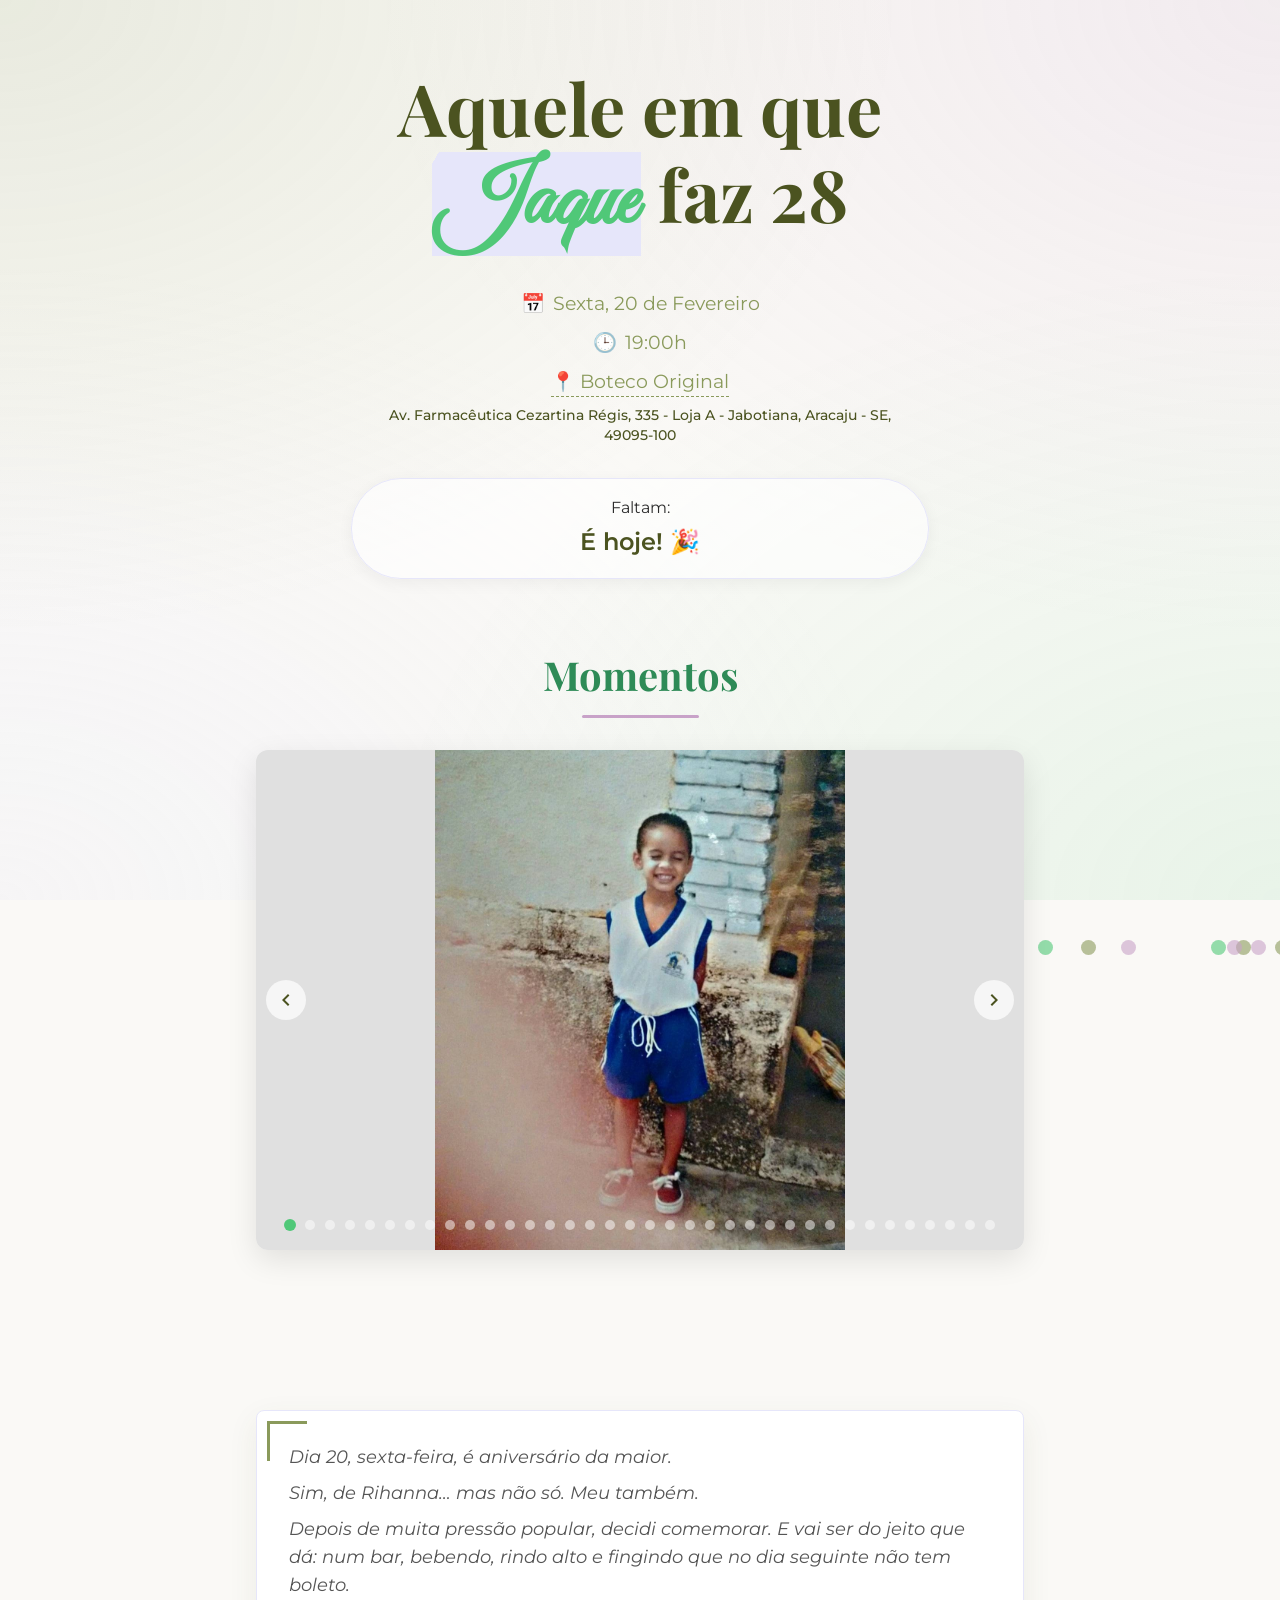
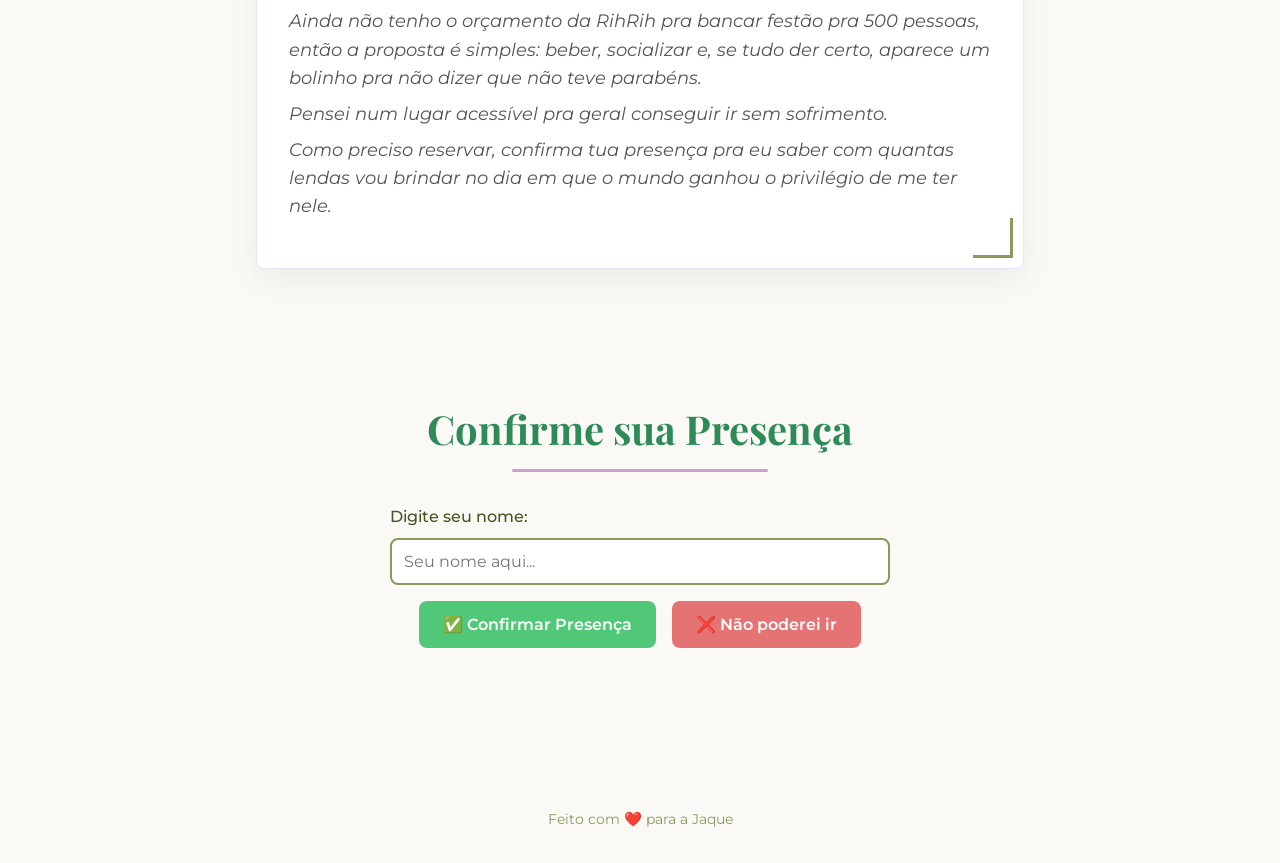
<file: index.html>
<!DOCTYPE html>
<html lang="pt-BR">

<head>
    <meta charset="UTF-8">
    <meta name="viewport" content="width=device-width, initial-scale=1.0">
    <title>Aquele em que Jaque faz 28</title>
    <meta name="description" content="Venha celebrar os 28 anos da Jaque!">

    <!-- Google Fonts -->
    <link rel="preconnect" href="https://fonts.googleapis.com">
    <link rel="preconnect" href="https://fonts.gstatic.com" crossorigin>
    <link
        href="https://fonts.googleapis.com/css2?family=Montserrat:wght@300;400;500;600&family=Playfair+Display:ital,wght@0,400;0,600;0,700;1,400&family=Great+Vibes&display=swap"
        rel="stylesheet">

    <!-- CSS -->
    <link rel="stylesheet" href="style.css">

    <!-- Open Graph -->
    <meta property="og:title" content="Aquele em que Jaque faz 28">
    <meta property="og:description" content="Você está convidado para celebrar este momento especial!">
    <meta property="og:type" content="website">
    <meta property="og:url" content="https://jaquefez28.vercel.app/">
    <meta property="og:image" content="https://jaquefez28.vercel.app/img/foto2.jpg">
</head>

<body>

    <!-- Background Elements -->
    <div class="bg-texture"></div>
    <div class="falling-elements" id="falling-elements"></div>

    <main>
        <!-- HERO SECTION -->
        <section id="hero" class="hero-section fade-in">
            <div class="hero-content">
                <h1 class="main-title">Aquele em que <br> <span class="highlight-name">Jaque</span> faz 28</h1>
                <div class="event-details">
                    <p class="date"><span class="icon">📅</span> Sexta, 20 de Fevereiro</p>
                    <p class="time"><span class="icon">🕒</span> 19:00h</p>
                    <p class="location">
                        <a href="https://maps.app.goo.gl/fxCemTc36CkwGorR9?g_st=aw" target="_blank"
                            class="location-link">
                            <span class="icon">📍</span> Boteco Original
                        </a>
                    </p>
                    <p class="address-text">Av. Farmacêutica Cezartina Régis, 335 - Loja A - Jabotiana, Aracaju - SE,
                        49095-100</p>
                </div>

                <div class="countdown-container">
                    <p>Faltam:</p>
                    <div id="countdown" class="countdown">Carregando...</div>
                </div>
            </div>
        </section>

        <!-- CAROUSEL SECTION -->
        <section id="carousel" class="section-padding fade-in-scroll">
            <h2 class="section-title">Momentos</h2>
            <div class="carousel-container">
                <div class="carousel-track-container">
                    <ul class="carousel-track">
                        <li class="carousel-slide current-slide">
                            <img src="img/foto1.jpg" alt="Jaque Criança">
                        </li>
                        <li class="carousel-slide">
                            <img src="img/foto2.jpg" alt="Jaque Aniversário">
                        </li>
                        <li class="carousel-slide">
                            <img src="img/foto3.jpg" alt="Jaque Bebê">
                        </li>
                        <li class="carousel-slide">
                            <img src="img/foto4.jpg" alt="Jaque Sorrindo">
                        </li>
                        <li class="carousel-slide">
                            <img src="img/foto5.jpg" alt="Jaque Viagem">
                        </li>
                        <li class="carousel-slide">
                            <img src="img/foto6.jpg" alt="Foto 6">
                        </li>
                        <li class="carousel-slide">
                            <img src="img/foto7.jpg" alt="Foto 7">
                        </li>
                        <li class="carousel-slide">
                            <img src="img/foto8.jpg" alt="Foto 8">
                        </li>
                        <li class="carousel-slide">
                            <img src="img/foto9.jpg" alt="Foto 9">
                        </li>
                        <li class="carousel-slide">
                            <img src="img/foto10.jpg" alt="Foto 10">
                        </li>
                        <li class="carousel-slide">
                            <img src="img/foto11.jpg" alt="Foto 11">
                        </li>
                        <li class="carousel-slide">
                            <img src="img/foto12.jpg" alt="Foto 12">
                        </li>
                        <li class="carousel-slide">
                            <img src="img/foto13.jpg" alt="Foto 13">
                        </li>
                        <li class="carousel-slide">
                            <img src="img/foto14.jpg" alt="Foto 14">
                        </li>
                        <li class="carousel-slide">
                            <img src="img/foto15.jpg" alt="Foto 15">
                        </li>
                        <li class="carousel-slide">
                            <img src="img/foto16.jpg" alt="Foto 16">
                        </li>
                        <li class="carousel-slide">
                            <img src="img/foto17.jpg" alt="Foto 17">
                        </li>
                        <li class="carousel-slide">
                            <img src="img/foto18.jpg" alt="Foto 18">
                        </li>
                        <li class="carousel-slide">
                            <img src="img/foto19.jpg" alt="Foto 19">
                        </li>
                        <li class="carousel-slide">
                            <img src="img/foto20.jpg" alt="Foto 20">
                        </li>
                        <li class="carousel-slide">
                            <img src="img/foto21.jpg" alt="Foto 21">
                        </li>
                        <li class="carousel-slide">
                            <img src="img/foto22.jpg" alt="Foto 22">
                        </li>
                        <li class="carousel-slide">
                            <img src="img/foto23.jpg" alt="Foto 23">
                        </li>
                        <li class="carousel-slide">
                            <img src="img/foto24.jpg" alt="Foto 24">
                        </li>
                        <li class="carousel-slide">
                            <img src="img/foto25.jpg" alt="Foto 25">
                        </li>
                        <li class="carousel-slide">
                            <img src="img/foto26.jpg" alt="Foto 26">
                        </li>
                        <li class="carousel-slide">
                            <img src="img/foto27.jpg" alt="Foto 27">
                        </li>
                        <li class="carousel-slide">
                            <img src="img/foto28.jpg" alt="Foto 28">
                        </li>
                        <li class="carousel-slide">
                            <img src="img/foto29.jpg" alt="Foto 29">
                        </li>
                        <li class="carousel-slide">
                            <img src="img/foto30.jpg" alt="Foto 30">
                        </li>
                        <li class="carousel-slide">
                            <img src="img/foto31.jpg" alt="Foto 31">
                        </li>
                        <li class="carousel-slide">
                            <img src="img/foto32.jpg" alt="Foto 32">
                        </li>
                        <li class="carousel-slide">
                            <img src="img/foto33.jpg" alt="Foto 33">
                        </li>
                        <li class="carousel-slide">
                            <img src="img/foto34.jpg" alt="Foto 34">
                        </li>
                        <li class="carousel-slide">
                            <img src="img/foto35.jpg" alt="Foto 35">
                        </li>
                        <li class="carousel-slide">
                            <img src="img/foto36.jpg" alt="Foto 36">
                        </li>
                    </ul>
                </div>
                <button class="carousel-button carousel-button--left is-hidden">
                    <svg viewBox="0 0 24 24">
                        <path d="M15.41 7.41L14 6l-6 6 6 6 1.41-1.41L10.83 12z" />
                    </svg>
                </button>
                <button class="carousel-button carousel-button--right">
                    <svg viewBox="0 0 24 24">
                        <path d="M10 6L8.59 7.41 13.17 12l-4.58 4.59L10 18l6-6z" />
                    </svg>
                </button>
                <div class="carousel-nav">
                    <button class="carousel-indicator current-slide"></button>
                    <button class="carousel-indicator"></button>
                    <button class="carousel-indicator"></button>
                    <button class="carousel-indicator"></button>
                    <button class="carousel-indicator"></button>
                    <button class="carousel-indicator"></button>
                    <button class="carousel-indicator"></button>
                    <button class="carousel-indicator"></button>
                    <button class="carousel-indicator"></button>
                    <button class="carousel-indicator"></button>
                    <button class="carousel-indicator"></button>
                    <button class="carousel-indicator"></button>
                    <button class="carousel-indicator"></button>
                    <button class="carousel-indicator"></button>
                    <button class="carousel-indicator"></button>
                    <button class="carousel-indicator"></button>
                    <button class="carousel-indicator"></button>
                    <button class="carousel-indicator"></button>
                    <button class="carousel-indicator"></button>
                    <button class="carousel-indicator"></button>
                    <button class="carousel-indicator"></button>
                    <button class="carousel-indicator"></button>
                    <button class="carousel-indicator"></button>
                    <button class="carousel-indicator"></button>
                    <button class="carousel-indicator"></button>
                    <button class="carousel-indicator"></button>
                    <button class="carousel-indicator"></button>
                    <button class="carousel-indicator"></button>
                    <button class="carousel-indicator"></button>
                    <button class="carousel-indicator"></button>
                    <button class="carousel-indicator"></button>
                    <button class="carousel-indicator"></button>
                    <button class="carousel-indicator"></button>
                    <button class="carousel-indicator"></button>
                    <button class="carousel-indicator"></button>
                    <button class="carousel-indicator"></button>
                </div>
            </div>
        </section>

        <!-- MESSAGE SECTION -->
        <section id="message" class="section-padding fade-in-scroll">
            <div class="message-card">
                <div class="decorative-corner top-left"></div>
                <div class="decorative-corner bottom-right"></div>
                <div class="message-text">
                    <p>Dia 20, sexta-feira, é aniversário da maior.</p>
                    <p>Sim, de Rihanna… mas não só. Meu também.</p>
                    <p>Depois de muita pressão popular, decidi comemorar. E vai ser do jeito que dá: num bar, bebendo,
                        rindo alto e fingindo que no dia seguinte não tem boleto.</p>
                    <p>Ainda não tenho o orçamento da RihRih pra bancar festão pra 500 pessoas, então a proposta é
                        simples: beber, socializar e, se tudo der certo, aparece um bolinho pra não dizer que não teve
                        parabéns.</p>
                    <p>Pensei num lugar acessível pra geral conseguir ir sem sofrimento.</p>
                    <p>Como preciso reservar, confirma tua presença pra eu saber com quantas lendas vou brindar no dia
                        em que o mundo ganhou o privilégio de me ter nele.</p>
                </div>
            </div>
        </section>

        <!-- RSVP SECTION -->
        <section id="rsvp" class="section-padding fade-in-scroll">
            <h2 class="section-title">Confirme sua Presença</h2>
            <div class="rsvp-container">
                <div class="input-group">
                    <label for="guest-name">Digite seu nome:</label>
                    <input type="text" id="guest-name" placeholder="Seu nome aqui..." autocomplete="off">
                </div>

                <div class="rsvp-buttons">
                    <button id="btn-confirm" class="btn btn-confirm">
                        ✅ Confirmar Presença
                    </button>
                    <button id="btn-decline" class="btn btn-decline">
                        ❌ Não poderei ir
                    </button>
                </div>
                <!-- <p class="rsvp-note">*Você será redirecionado para o WhatsApp com a mensagem pronta.</p> -->
            </div>
        </section>
    </main>

    <footer>
        <p>Feito com ❤️ para a Jaque</p>
    </footer>

    <script src="script.js"></script>
</body>

</html>
</file>
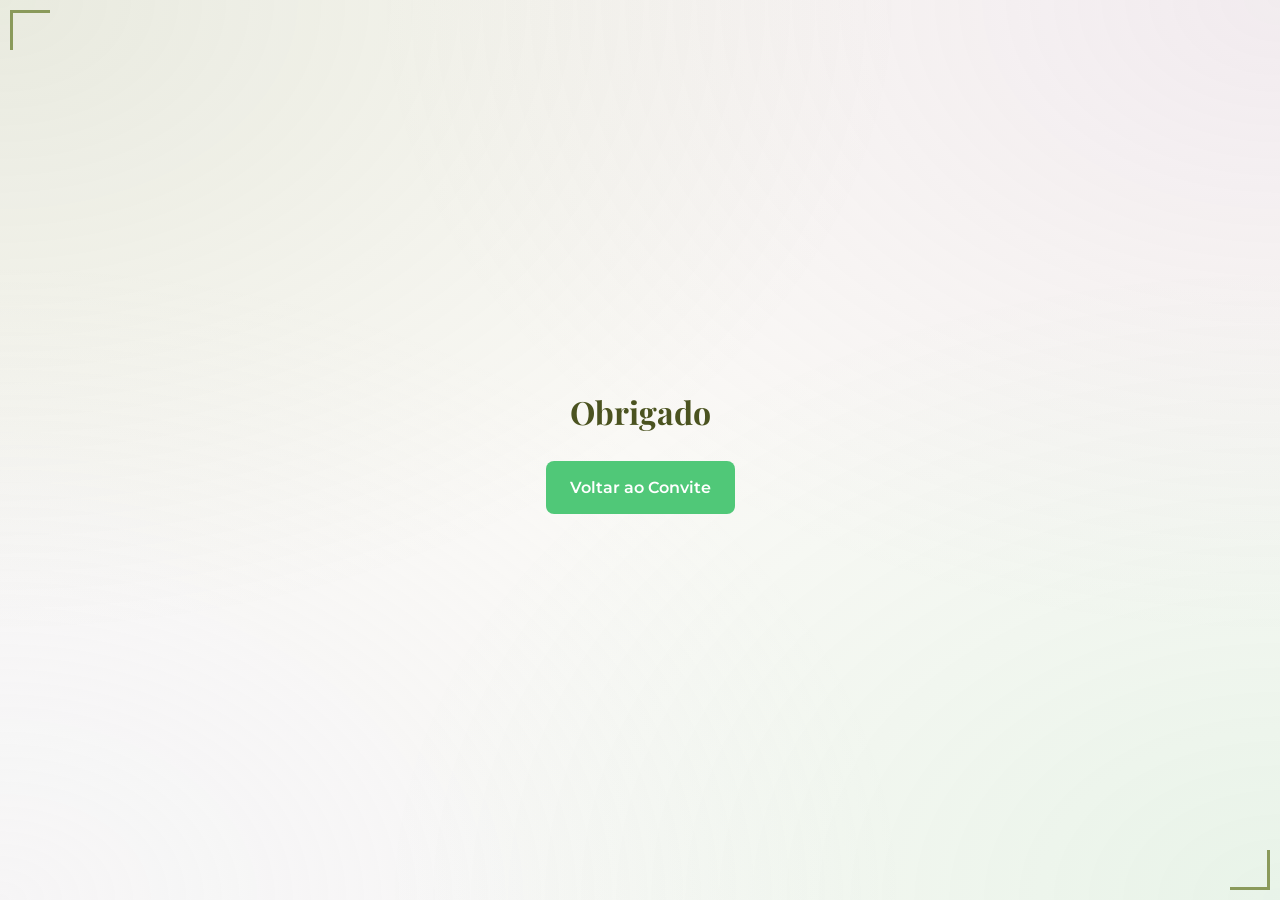
<file: confirmacao.html>
<!DOCTYPE html>
<html lang="pt-BR">

<head>
    <meta charset="UTF-8">
    <meta name="viewport" content="width=device-width, initial-scale=1.0">
    <title>Confirmação - Aquele em que Jaque faz 28</title>

    <!-- Google Fonts -->
    <link rel="preconnect" href="https://fonts.googleapis.com">
    <link rel="preconnect" href="https://fonts.gstatic.com" crossorigin>
    <link
        href="https://fonts.googleapis.com/css2?family=Montserrat:wght@300;400;500;600&family=Playfair+Display:ital,wght@0,400;0,600;0,700;1,400&family=Great+Vibes&display=swap"
        rel="stylesheet">

    <!-- CSS -->
    <link rel="stylesheet" href="style.css">
</head>

<body>

    <!-- Background Elements -->
    <div class="bg-texture"></div>
    <div class="falling-elements" id="falling-elements"></div>

    <main
        style="min-height: 100vh; display: flex; flex-direction: column; justify-content: center; align-items: center; text-align: center; padding: 2rem;">

        <div class="decorative-corner top-left"></div>
        <div class="decorative-corner bottom-right"></div>

        <h1 style="color: var(--color-military); font-family: var(--font-heading); margin-bottom: 1.5rem;">
            Obrigado <span id="guest-name-display"></span>
        </h1>

        <a href="index.html" class="btn btn-confirm" style="text-decoration: none; display: inline-block;">
            Voltar ao Convite
        </a>

        <script>
            const urlParams = new URLSearchParams(window.location.search);
            const nome = urlParams.get('nome');
            if (nome) {
                document.getElementById('guest-name-display').textContent = nome;
            }
        </script>

    </main>

    <script src="script.js"></script>
    <!-- Reuse script for falling elements if possible, or just ignore specific init logic that might fail if elements don't exist -->
    <script>
        // Simple fallback for falling elements if the main script expects specific IDs not present here
        // But since we included the div #falling-elements, initFallingElements should work if we call it.
        // However, script.js has DOMContentLoaded listener that calls initRSVP which looks for input fields that don't exist here.
        // It might throw errors. Ideally we should have a cleaner separation, but for this simple pages, let's just add the elements or inline the animation.
        // Actually, script.js errors might stop execution. Let's see. 
        // For safety, let's just replicate the falling elements logic here inline to avoid script.js errors on missing elements.

        const container = document.getElementById('falling-elements');
        const colors = ['#E6E6FA', '#C8A2C8', '#50C878', '#8A9A5B'];
        const elementCount = 20;

        for (let i = 0; i < elementCount; i++) {
            const el = document.createElement('div');
            el.classList.add('falling-element');
            const bg = colors[Math.floor(Math.random() * colors.length)];
            const left = Math.random() * 100;
            const duration = Math.random() * 5 + 5;
            const delay = Math.random() * 5;

            el.style.backgroundColor = bg;
            el.style.left = `${left}vw`;
            el.style.animationDuration = `${duration}s`;
            el.style.animationDelay = `${delay}s`;

            container.appendChild(el);
        }
    </script>
</body>

</html>
</file>
<file: style.css>
/* VARIABLES & THEME */
:root {
    /* Palette: Lesbian Green Shades */
    --color-military: #4B5320;
    --color-moss: #8A9A5B;
    --color-emerald: #50C878;
    --color-forest: #2E8B57;

    /* Accents */
    --color-lavender: #E6E6FA;
    --color-lilac: #C8A2C8;
    --color-offwhite: #FAF9F6;
    --color-dark-text: #2c2c2c;

    /* Fonts */
    --font-heading: 'Playfair Display', serif;
    --font-body: 'Montserrat', sans-serif;

    /* Spacing */
    --spacing-xs: 0.5rem;
    --spacing-sm: 1rem;
    --spacing-md: 2rem;
    --spacing-lg: 4rem;

    /* Transitions */
    --transition-fast: 0.3s ease;
    --transition-smooth: 0.5s cubic-bezier(0.4, 0, 0.2, 1);
}

/* RESET & BASE */
*,
*::before,
*::after {
    box-sizing: border-box;
    margin: 0;
    padding: 0;
}

body {
    font-family: var(--font-body);
    background-color: var(--color-offwhite);
    color: var(--color-dark-text);
    line-height: 1.6;
    overflow-x: hidden;
    min-height: 100vh;
}

/* BACKGROUND TEXTURE */
.bg-texture {
    position: fixed;
    top: 0;
    left: 0;
    width: 100%;
    height: 100%;
    /* Subtle grain/mesh gradient */
    background:
        radial-gradient(at 0% 0%, rgba(138, 154, 91, 0.15) 0px, transparent 50%),
        radial-gradient(at 100% 0%, rgba(200, 162, 200, 0.15) 0px, transparent 50%),
        radial-gradient(at 100% 100%, rgba(80, 200, 120, 0.1) 0px, transparent 50%),
        radial-gradient(at 0% 100%, rgba(230, 230, 250, 0.2) 0px, transparent 50%);
    z-index: -1;
    pointer-events: none;
}

h1,
h2,
h3 {
    font-family: var(--font-heading);
    color: var(--color-military);
    font-weight: 700;
}

/* UTILITIES */
.section-padding {
    padding: var(--spacing-lg) var(--spacing-sm);
    max-width: 800px;
    margin: 0 auto;
    text-align: center;
}

#fotos.section-padding {
    padding-top: var(--spacing-md);
    /* Override to reduce gap */
}

.section-title {
    font-size: 2.5rem;
    margin-bottom: var(--spacing-md);
    color: var(--color-forest);
    position: relative;
    display: inline-block;
}

.section-title::after {
    content: '';
    display: block;
    width: 60%;
    height: 3px;
    background-color: var(--color-lilac);
    margin: 0.5rem auto 0;
    border-radius: 2px;
}

/* ANIMATIONS */
@keyframes fadeIn {
    from {
        opacity: 0;
        transform: translateY(20px);
    }

    to {
        opacity: 1;
        transform: translateY(0);
    }
}

.fade-in {
    animation: fadeIn 1.2s ease-out forwards;
}

.fade-in-scroll {
    opacity: 0;
    transform: translateY(30px);
    transition: opacity 0.8s ease-out, transform 0.8s ease-out;
}

.fade-in-scroll.visible {
    opacity: 1;
    transform: translateY(0);
}

/* HERO SECTION */
.hero-section {
    min-height: auto;
    /* Removed 90vh constraint to reduce spacing */
    display: flex;
    flex-direction: column;
    justify-content: center;
    align-items: center;
    text-align: center;
    /* Removed padding-bottom entirely to bring carousel closer via margin manipulation later if needed, 
       but for now keeping minimal padding vertical */
    padding: var(--spacing-lg) var(--spacing-md) 0 var(--spacing-md);
    position: relative;
}

.main-title {
    font-size: 3.5rem;
    line-height: 1.2;
    margin-bottom: var(--spacing-md);
    color: var(--color-military);
}

.highlight-name {
    font-family: 'Great Vibes', cursive;
    color: var(--color-emerald);
    font-style: normal;
    font-size: 1.2em;
    /* Increase relative size */
    padding: 0 5px;
    /* Add padding to prevent clipping of swirls */
    background: linear-gradient(120deg, transparent 0%, transparent 6px, var(--color-lavender) 6px, var(--color-lavender) 100%);
    line-height: 1.2;
    /* Ensure line-height accommodates new font */
    display: inline-block;
    /* Helps with background and transform */
}

.event-details {
    font-size: 1.2rem;
    margin-bottom: var(--spacing-md);
    color: var(--color-moss);
}

.event-details p {
    margin: 0.5rem 0;
    display: flex;
    align-items: center;
    justify-content: center;
    gap: 0.5rem;
}

.location-link {
    color: var(--color-moss);
    text-decoration: none;
    transition: color 0.3s;
    border-bottom: 1px dashed var(--color-moss);
}

.location-link:hover {
    color: var(--color-military);
    border-bottom-style: solid;
}

.address-text {
    font-size: 0.9rem;
    color: var(--color-military);
    margin: 0 auto 1rem auto !important;
    /* Override default p margin */
    max-width: 90%;
    line-height: 1.4;
    font-weight: 500;
}

.countdown-container {
    background: rgba(255, 255, 255, 0.6);
    padding: var(--spacing-sm) var(--spacing-md);
    border-radius: 50px;
    box-shadow: 0 4px 15px rgba(0, 0, 0, 0.05);
    border: 1px solid var(--color-lavender);
}

.countdown {
    font-size: 1.5rem;
    font-weight: 600;
    color: var(--color-military);
    margin-top: 0.2rem;
}

/* FALLING ELEMENTS */
.falling-element {
    position: fixed;
    top: -50px;
    width: 15px;
    height: 15px;
    background: var(--color-lilac);
    border-radius: 50%;
    z-index: -1;
    opacity: 0.6;
    animation: fall linear forwards;
}

@keyframes fall {
    to {
        transform: translateY(110vh) rotate(360deg);
    }
}

/* CAROUSEL */
.carousel-container {
    position: relative;
    height: 400px;
    /* Adjustable */
    width: 100%;
    margin: 0 auto var(--spacing-md);
    /* Reduced top margin to 0 */
    overflow: hidden;
    border-radius: 12px;
    box-shadow: 0 10px 30px rgba(0, 0, 0, 0.1);
}

.carousel-track-container {
    height: 100%;
    position: relative;
    overflow: hidden;
}

.carousel-track {
    padding: 0;
    margin: 0;
    list-style: none;
    position: relative;
    height: 100%;
    transition: transform 0.4s ease-in-out;
}

.carousel-slide {
    position: absolute;
    top: 0;
    bottom: 0;
    width: 100%;
    display: flex;
    justify-content: center;
    align-items: center;
    background: #e0e0e0;
}

.carousel-slide img {
    width: 100%;
    height: 100%;
    object-fit: contain;
}

.carousel-button {
    position: absolute;
    top: 50%;
    transform: translateY(-50%);
    background: rgba(255, 255, 255, 0.7);
    border: none;
    width: 40px;
    height: 40px;
    border-radius: 50%;
    cursor: pointer;
    z-index: 10;
    display: flex;
    align-items: center;
    justify-content: center;
    transition: background 0.2s;
}

.carousel-button svg {
    width: 24px;
    height: 24px;
    fill: var(--color-military);
}

.carousel-button:hover {
    background: white;
}

.carousel-button--left {
    left: 10px;
}

.carousel-button--right {
    right: 10px;
}

.is-hidden {
    display: none;
}

.carousel-nav {
    display: flex;
    justify-content: center;
    padding: 10px 0;
    position: absolute;
    bottom: 10px;
    width: 100%;
    z-index: 10;
}

.carousel-indicator {
    border: 0;
    border-radius: 50%;
    width: 10px;
    height: 10px;
    background: rgba(255, 255, 255, 0.5);
    margin: 0 5px;
    cursor: pointer;
}

.carousel-indicator.current-slide {
    background: var(--color-emerald);
    transform: scale(1.2);
}

/* MESSAGE CARD */
.message-card {
    background: white;
    padding: var(--spacing-md);
    border-radius: 8px;
    box-shadow: 0 10px 30px rgba(75, 83, 32, 0.08);
    /* Military shadow */
    position: relative;
    border: 1px solid var(--color-lavender);
}

.decorative-corner {
    position: absolute;
    width: 40px;
    height: 40px;
    border: 3px solid var(--color-moss);
}

.top-left {
    top: 10px;
    left: 10px;
    border-right: none;
    border-bottom: none;
}

.bottom-right {
    bottom: 10px;
    right: 10px;
    border-left: none;
    border-top: none;
}

.message-text {
    font-size: 1.1rem;
    font-style: italic;
    margin-bottom: var(--spacing-sm);
    /* Reduced from spacing-md */
    color: #555;
    text-align: left;
}

.message-text p {
    margin-bottom: 0.5rem;
    /* Reduced from 0.8rem */
}

.message-signature {
    font-weight: 600;
    color: var(--color-military);
}

/* RSVP FORM */
.rsvp-container {
    max-width: 500px;
    margin: 0 auto;
}

.input-group {
    margin-bottom: var(--spacing-sm);
    /* Reduced from spacing-md */
    text-align: left;
}

.input-group label {
    display: block;
    margin-bottom: 0.5rem;
    font-weight: 500;
    color: var(--color-military);
}

.input-group input {
    width: 100%;
    padding: 12px;
    border: 2px solid var(--color-moss);
    border-radius: 8px;
    font-size: 1rem;
    font-family: var(--font-body);
    outline: none;
    transition: border-color 0.2s;
}

.input-group input:focus {
    border-color: var(--color-emerald);
    box-shadow: 0 0 0 3px rgba(80, 200, 120, 0.2);
}

.rsvp-buttons {
    display: flex;
    flex-direction: column;
    gap: 1rem;
}

.btn {
    padding: 14px 24px;
    border: none;
    border-radius: 8px;
    font-size: 1rem;
    font-weight: 600;
    cursor: pointer;
    transition: transform 0.2s, box-shadow 0.2s;
    font-family: var(--font-body);
}

.btn:hover {
    transform: translateY(-2px);
    box-shadow: 0 4px 12px rgba(0, 0, 0, 0.1);
}

.btn-confirm {
    background-color: var(--color-emerald);
    color: white;
}

.btn-decline {
    background-color: #e57373;
    /* Subtle red */
    color: white;
}

.rsvp-note {
    margin-top: var(--spacing-sm);
    font-size: 0.85rem;
    color: #888;
}

/* FOOTER */
footer {
    text-align: center;
    padding: var(--spacing-md);
    color: var(--color-moss);
    margin-top: var(--spacing-lg);
    font-size: 0.9rem;
}

/* RESPONSIVE */
@media (min-width: 600px) {
    .main-title {
        font-size: 4.5rem;
    }

    .carousel-container {
        height: 500px;
    }

    .rsvp-buttons {
        flex-direction: row;
        justify-content: center;
    }

    .btn {
        width: auto;
        min-width: 180px;
    }
}
</file>
